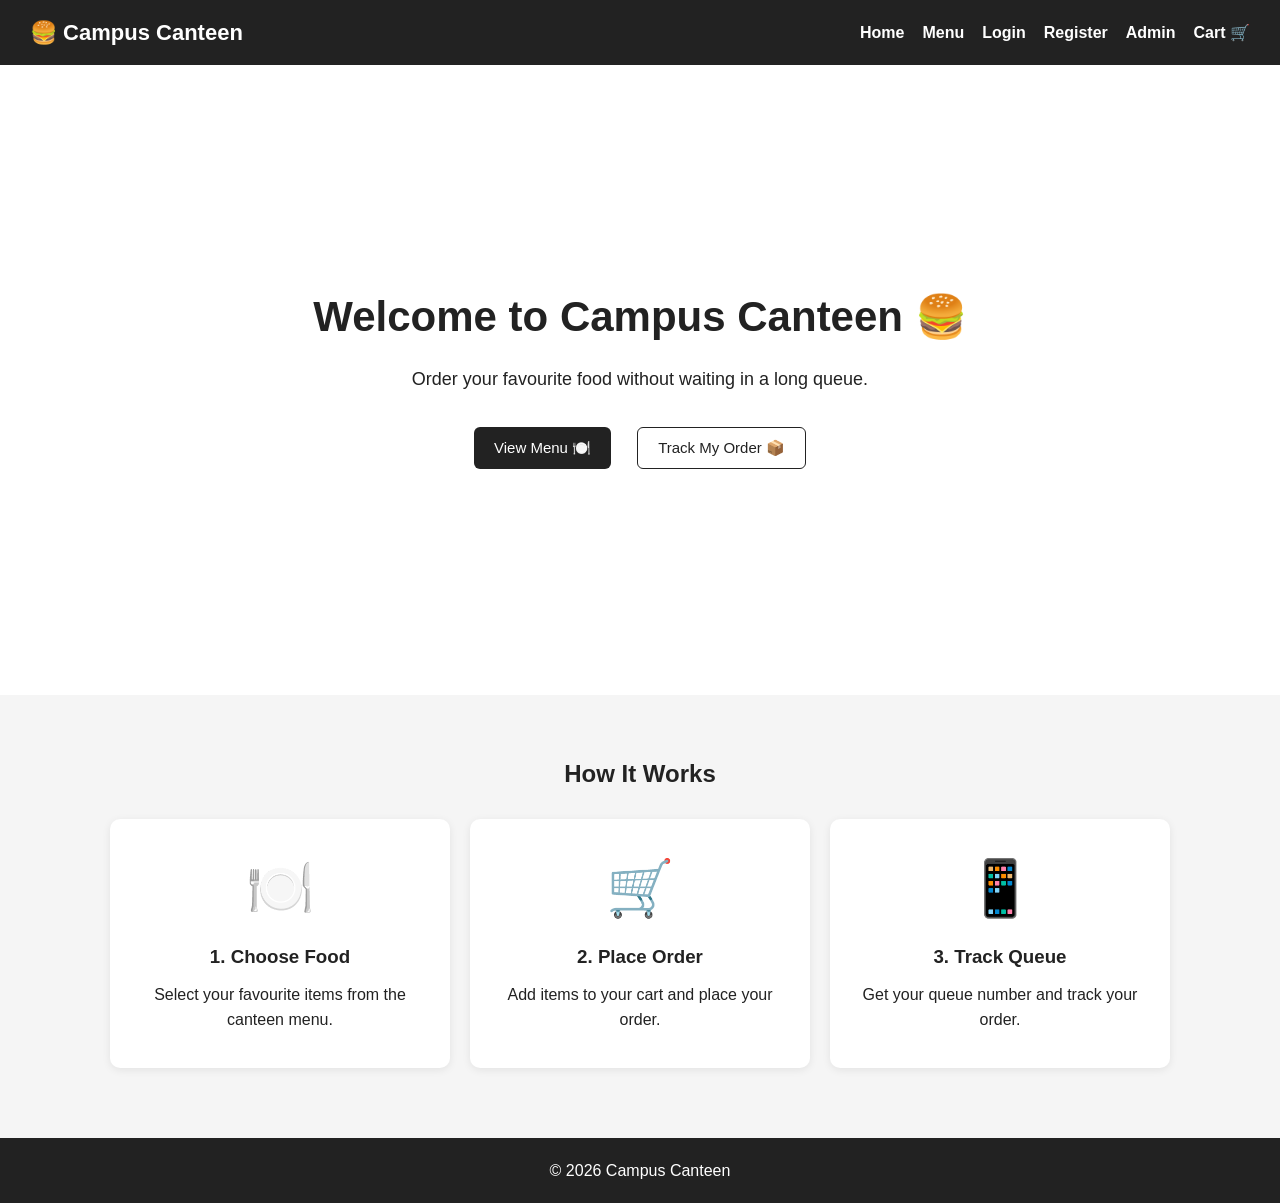
<file: Frontend/index.html>
<!DOCTYPE html>
<html lang="en">

<head>

    <meta charset="UTF-8">

    <meta name="viewport"
          content="width=device-width, initial-scale=1.0">

    <title>Campus Canteen</title>

    <link rel="stylesheet" href="style.css">

</head>


<body>

    <!-- Navigation -->

    <nav class="navbar">

        <div class="logo">
            🍔 Campus Canteen
        </div>


        <div class="nav-links">

            <a href="index.html">
                Home
            </a>

            <a href="menu.html">
                Menu
            </a>

            <a href="login.html">
                Login
            </a>

            <a href="register.html">
                Register
            </a>

            <a href="admin-login.html">
                Admin
            </a>

            <a href="cart.html">
                Cart 🛒
            </a>

        </div>

    </nav>


    <!-- Hero Section -->

    <section class="hero">

        <div class="hero-content">

            <h1>
                Welcome to Campus Canteen 🍔
            </h1>

            <p>
                Order your favourite food
                without waiting in a long queue.
            </p>


            <div class="hero-buttons">

                <button
                    class="primary-btn"
                    onclick="viewMenu()">

                    View Menu 🍽️

                </button>


                <button
                    class="secondary-btn"
                    onclick="trackOrder()">

                    Track My Order 📦

                </button>

            </div>

        </div>

    </section>


    <!-- Features -->

    <section class="menu-page">

        <h2>
            How It Works
        </h2>


        <div class="food-container">


            <div class="food-card">

                <div class="food-image">
                    🍽️
                </div>

                <h3>
                    1. Choose Food
                </h3>

                <p>
                    Select your favourite items
                    from the canteen menu.
                </p>

            </div>


            <div class="food-card">

                <div class="food-image">
                    🛒
                </div>

                <h3>
                    2. Place Order
                </h3>

                <p>
                    Add items to your cart
                    and place your order.
                </p>

            </div>


            <div class="food-card">

                <div class="food-image">
                    📱
                </div>

                <h3>
                    3. Track Queue
                </h3>

                <p>
                    Get your queue number
                    and track your order.
                </p>

            </div>


        </div>

    </section>


    <!-- Footer -->

    <footer>

        <p>
            © 2026 Campus Canteen
        </p>

    </footer>


    <script src="script.js"></script>

</body>

</html>
</file>
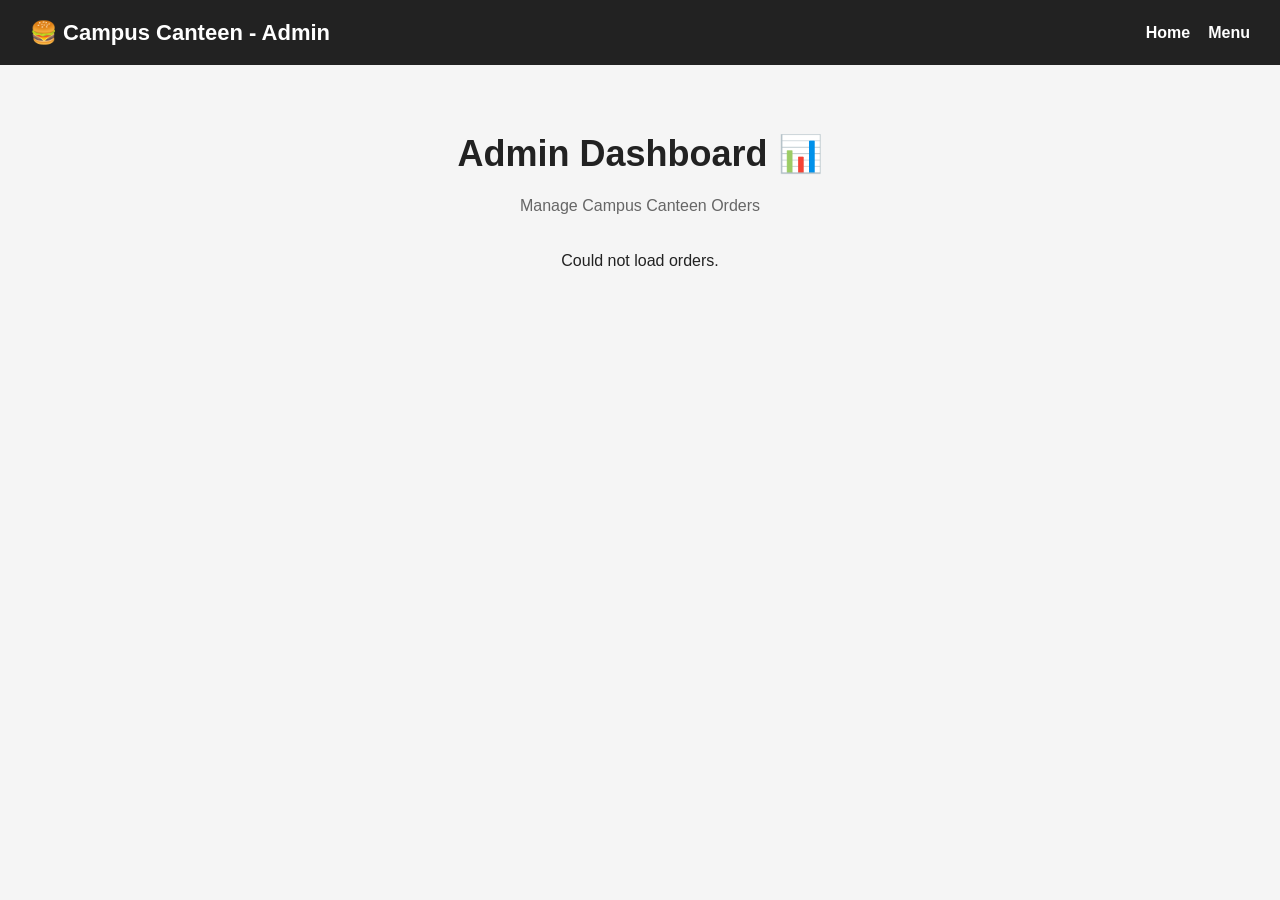
<file: Frontend/admin-dashboard.html>
<!DOCTYPE html>
<html lang="en">

<head>

    <meta charset="UTF-8">

    <meta name="viewport"
          content="width=device-width, initial-scale=1.0">

    <title>Admin Dashboard - Campus Canteen</title>

    <link rel="stylesheet" href="style.css">

</head>


<body>

    <!-- Navigation -->

    <nav class="navbar">

        <div class="logo">
            🍔 Campus Canteen - Admin
        </div>

        <div class="nav-links">

            <a href="index.html">
                Home
            </a>

            <a href="menu.html">
                Menu
            </a>

        </div>

    </nav>


    <!-- Dashboard -->

    <section class="menu-page">

        <h1>Admin Dashboard 📊</h1>

        <p class="menu-subtitle">
            Manage Campus Canteen Orders
        </p>


        <div id="ordersContainer">

            <p>
                Loading orders...
            </p>

        </div>

    </section>


    <script>

        // ================= LOAD ORDERS =================

        async function loadOrders() {

            const container =
                document.getElementById(
                    "ordersContainer"
                );


            try {

                const response =
                    await fetch(
                        "http://localhost:3000/api/orders"
                    );


                if (!response.ok) {

                    throw new Error(
                        "Failed to fetch orders"
                    );

                }


                const orders =
                    await response.json();


                // No orders
                if (orders.length === 0) {

                    container.innerHTML =
                        "<p>No orders found.</p>";

                    return;

                }


                container.innerHTML = "";


                // Display every order
                orders.forEach(
                    function(order) {

                        const orderCard =
                            document.createElement(
                                "div"
                            );


                        orderCard.className =
                            "food-card";


                        orderCard.innerHTML = `

                            <h3>
                                Order #${order.queueNumber}
                            </h3>

                            <p>
                                Order ID:
                                ${order._id}
                            </p>

                            <p>
                                Total:
                                ₹${order.totalAmount}
                            </p>

                            <p>
                                Current Status:
                                <strong>
                                    ${order.status}
                                </strong>
                            </p>


                            <label>
                                Update Status:
                            </label>


                            <select
                                onchange="updateStatus(
                                    '${order._id}',
                                    this.value
                                )">

                                <option value="Waiting"
                                    ${order.status === "Waiting"
                                        ? "selected"
                                        : ""}>
                                    Waiting
                                </option>

                                <option value="Preparing"
                                    ${order.status === "Preparing"
                                        ? "selected"
                                        : ""}>
                                    Preparing
                                </option>

                                <option value="Ready"
                                    ${order.status === "Ready"
                                        ? "selected"
                                        : ""}>
                                    Ready
                                </option>

                                <option value="Completed"
                                    ${order.status === "Completed"
                                        ? "selected"
                                        : ""}>
                                    Completed
                                </option>

                            </select>

                            <hr>

                        `;


                        container.appendChild(
                            orderCard
                        );

                    }
                );


            } catch (error) {

                console.log(error);


                container.innerHTML = `

                    <p>
                        Could not load orders.
                    </p>

                `;

            }

        }


        // ================= UPDATE STATUS =================

        async function updateStatus(
            orderId,
            newStatus
        ) {

            try {

                const response =
                    await fetch(

                        "http://localhost:3000/api/orders/"
                        + orderId
                        + "/status",

                        {

                            method: "PUT",

                            headers: {

                                "Content-Type":
                                    "application/json"

                            },

                            body:
                                JSON.stringify({

                                    status:
                                        newStatus

                                })

                        }

                    );


                if (!response.ok) {

                    throw new Error(
                        "Failed to update status"
                    );

                }


                const order =
                    await response.json();


                alert(
                    "Order #" +
                    order.queueNumber +
                    " updated to " +
                    order.status
                );


                // Reload orders
                loadOrders();


            } catch (error) {

                console.log(error);

                alert(
                    "Could not update order status."
                );

            }

        }


        // Load orders when page opens
        loadOrders();

    </script>

</body>

</html>
</file>
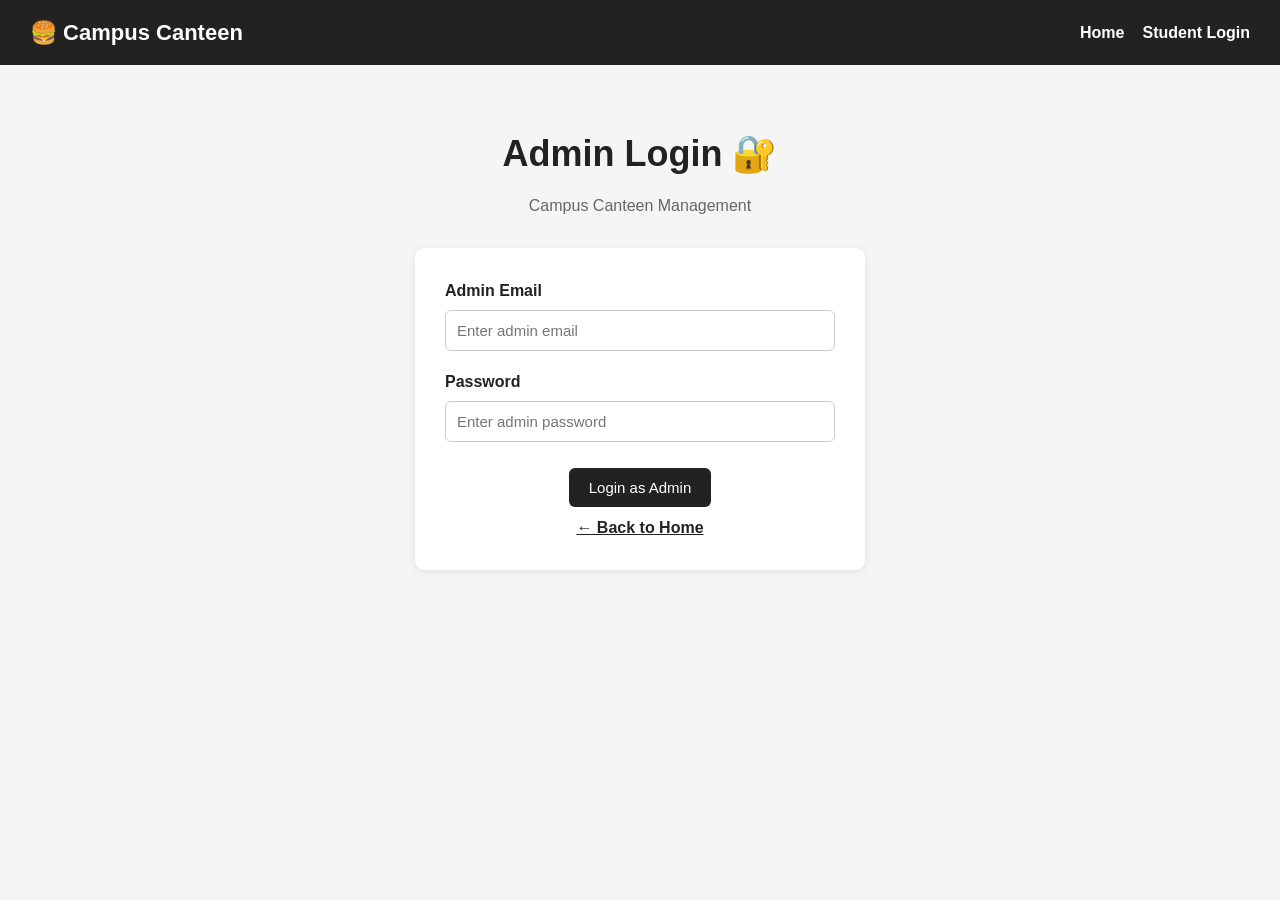
<file: Frontend/admin-login.html>
<!DOCTYPE html>
<html lang="en">

<head>

    <meta charset="UTF-8">

    <meta name="viewport"
          content="width=device-width, initial-scale=1.0">

    <title>Admin Login - Campus Canteen</title>

    <link rel="stylesheet" href="style.css">

</head>


<body>

    <!-- Navigation -->

    <nav class="navbar">

        <div class="logo">
            🍔 Campus Canteen
        </div>

        <div class="nav-links">

            <a href="index.html">
                Home
            </a>

            <a href="login.html">
                Student Login
            </a>

        </div>

    </nav>


    <!-- Admin Login -->

    <section class="menu-page">

        <h1>Admin Login 🔐</h1>

        <p class="menu-subtitle">
            Campus Canteen Management
        </p>


        <div class="auth-container">

            <form id="adminLoginForm">


                <div class="form-group">

                    <label for="adminEmail">
                        Admin Email
                    </label>

                    <input
                        type="email"
                        id="adminEmail"
                        placeholder="Enter admin email"
                        required>

                </div>


                <div class="form-group">

                    <label for="adminPassword">
                        Password
                    </label>

                    <input
                        type="password"
                        id="adminPassword"
                        placeholder="Enter admin password"
                        required>

                </div>


                <button
                    type="submit"
                    class="primary-btn">

                    Login as Admin

                </button>

            </form>


            <p>

                <a href="index.html">
                    ← Back to Home
                </a>

            </p>

        </div>

    </section>


    <script>

        document
            .getElementById("adminLoginForm")
            .addEventListener(
                "submit",
                function(event) {

                    event.preventDefault();


                    alert(
                        "Admin authentication will be connected later."
                    );

                }
            );

    </script>

</body>

</html>
</file>
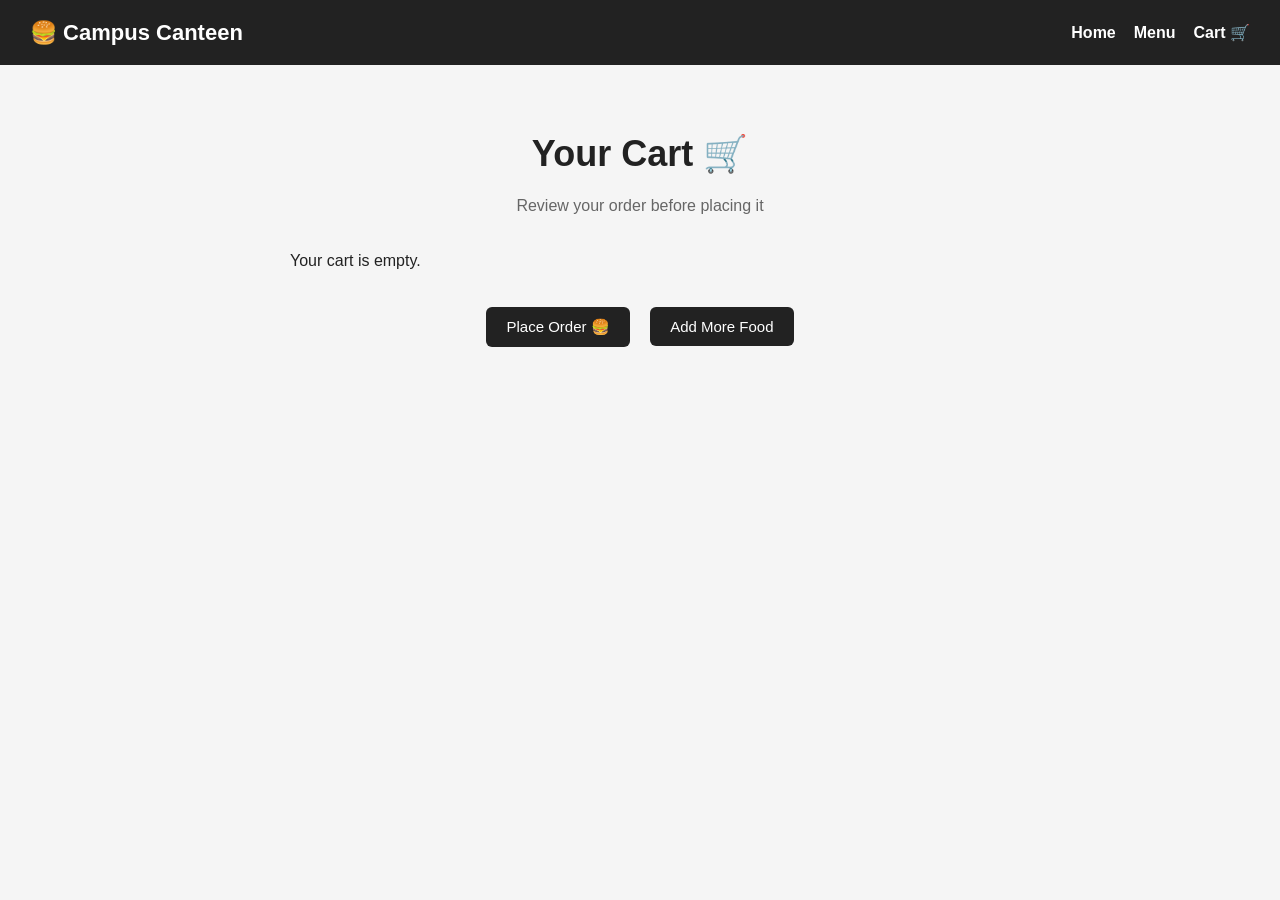
<file: Frontend/cart.html>
<!DOCTYPE html>
<html lang="en">

<head>

    <meta charset="UTF-8">

    <meta name="viewport"
          content="width=device-width, initial-scale=1.0">

    <title>Cart - Campus Canteen</title>

    <link rel="stylesheet" href="style.css">

</head>


<body>

    <!-- Navigation -->

    <nav class="navbar">

        <div class="logo">
            🍔 Campus Canteen
        </div>

        <div class="nav-links">

            <a href="index.html">
                Home
            </a>

            <a href="menu.html">
                Menu
            </a>

            <a href="cart.html">
                Cart 🛒
            </a>

        </div>

    </nav>


    <!-- Cart -->

    <section class="menu-page">

        <h1>Your Cart 🛒</h1>

        <p class="menu-subtitle">
            Review your order before placing it
        </p>


        <!-- Cart Items -->

        <div id="cartItems">

            <p>
                Loading cart...
            </p>

        </div>


        <!-- Total -->

        <h2 id="total"></h2>


        <!-- Buttons -->

        <div class="cart-button">

            <button
                class="primary-btn"
                onclick="placeOrder()">

                Place Order 🍔

            </button>


            <button
                class="primary-btn"
                onclick="window.location.href='menu.html'">

                Add More Food

            </button>

        </div>

    </section>


    <!-- JavaScript -->

    <script src="script.js"></script>

</body>

</html>
</file>
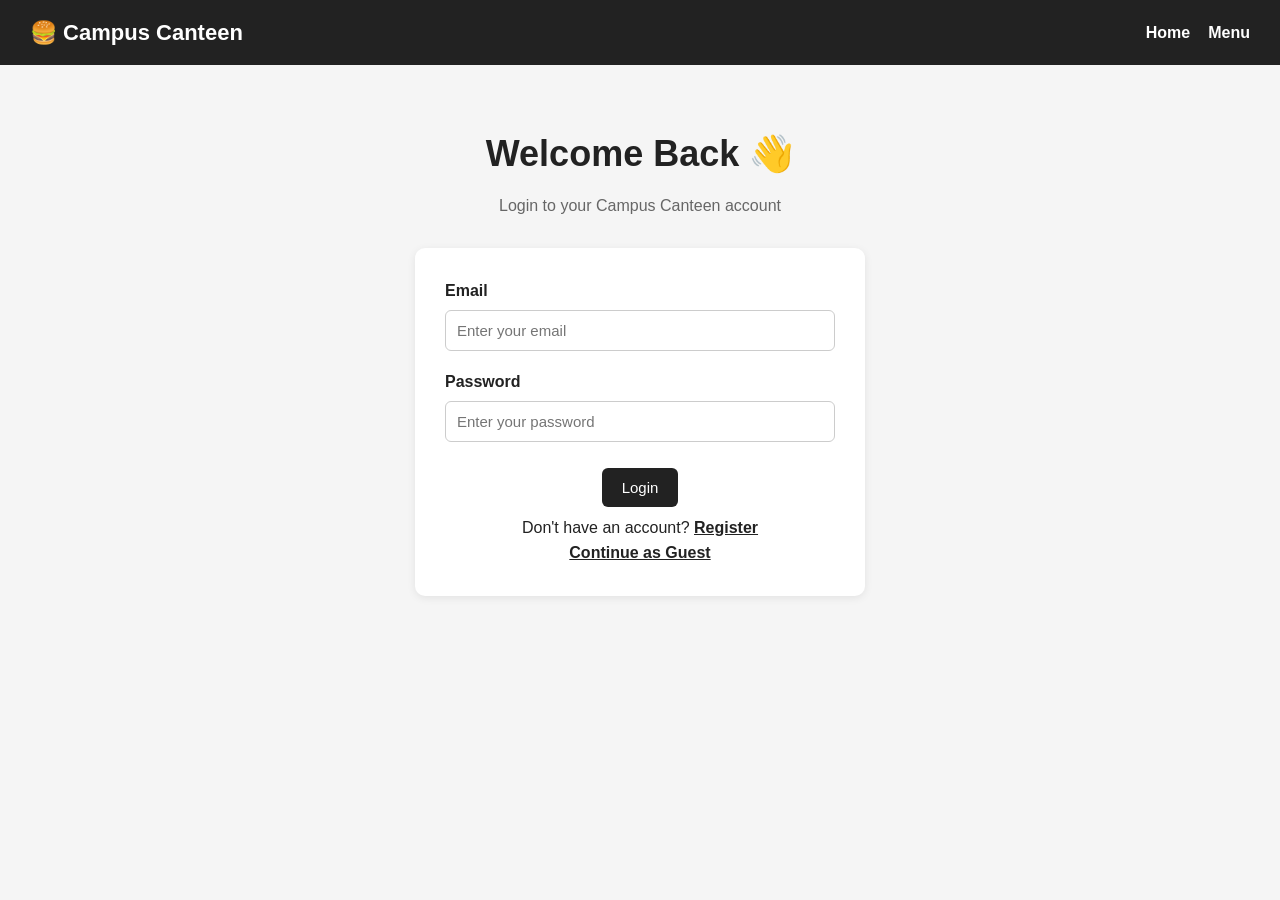
<file: Frontend/login.html>
<!DOCTYPE html>
<html lang="en">

<head>

    <meta charset="UTF-8">

    <meta name="viewport"
          content="width=device-width, initial-scale=1.0">

    <title>Login - Campus Canteen</title>

    <link rel="stylesheet" href="style.css">

</head>


<body>

    <!-- Navigation -->

    <nav class="navbar">

        <div class="logo">
            🍔 Campus Canteen
        </div>

        <div class="nav-links">

            <a href="index.html">
                Home
            </a>

            <a href="menu.html">
                Menu
            </a>

        </div>

    </nav>


    <!-- Login -->

    <section class="menu-page">

        <h1>Welcome Back 👋</h1>

        <p class="menu-subtitle">
            Login to your Campus Canteen account
        </p>


        <div class="auth-container">

            <form id="loginForm">

                <div class="form-group">

                    <label for="email">
                        Email
                    </label>

                    <input
                        type="email"
                        id="email"
                        placeholder="Enter your email"
                        required>

                </div>


                <div class="form-group">

                    <label for="password">
                        Password
                    </label>

                    <input
                        type="password"
                        id="password"
                        placeholder="Enter your password"
                        required>

                </div>


                <button
                    type="submit"
                    class="primary-btn">

                    Login

                </button>

            </form>


            <p>
                Don't have an account?
                <a href="register.html">
                    Register
                </a>
            </p>


            <p>
                <a href="index.html">
                    Continue as Guest
                </a>
            </p>

        </div>

    </section>


    <script>

        document
            .getElementById("loginForm")
            .addEventListener(
                "submit",
                function(event) {

                    event.preventDefault();

                    alert(
                        "Login authentication will be connected later."
                    );

                }
            );

    </script>

</body>

</html>
</file>
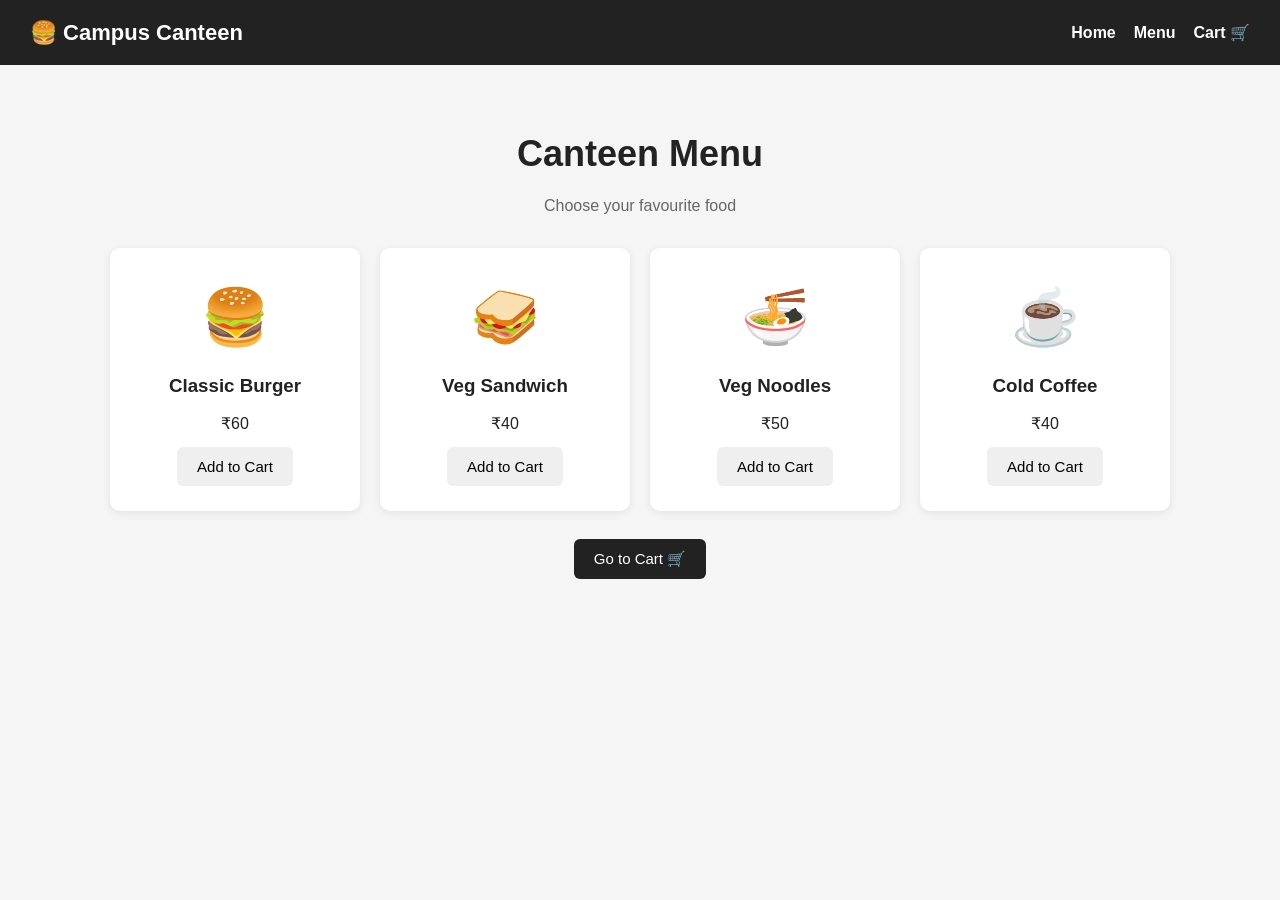
<file: Frontend/menu.html>
<!DOCTYPE html>
<html lang="en">

<head>

    <meta charset="UTF-8">

    <meta name="viewport"
          content="width=device-width, initial-scale=1.0">

    <title>Menu - Campus Canteen</title>

    <link rel="stylesheet" href="style.css">

</head>


<body>

    <!-- Navigation -->

    <nav class="navbar">

        <div class="logo">
            🍔 Campus Canteen
        </div>

        <div class="nav-links">

            <a href="index.html">
                Home
            </a>

            <a href="menu.html">
                Menu
            </a>

            <a href="cart.html">
                Cart 🛒
            </a>

        </div>

    </nav>


    <!-- Menu Section -->

    <section class="menu-page">

        <h1>
            Canteen Menu
        </h1>

        <p class="menu-subtitle">
            Choose your favourite food
        </p>


        <div class="food-container">


            <!-- Burger -->

            <div class="food-card">

                <div class="food-image">
                    🍔
                </div>

                <h3>
                    Classic Burger
                </h3>

                <p>
                    ₹60
                </p>

                <button
                    onclick="addToCart('Classic Burger', 60)">

                    Add to Cart

                </button>

            </div>


            <!-- Sandwich -->

            <div class="food-card">

                <div class="food-image">
                    🥪
                </div>

                <h3>
                    Veg Sandwich
                </h3>

                <p>
                    ₹40
                </p>

                <button
                    onclick="addToCart('Veg Sandwich', 40)">

                    Add to Cart

                </button>

            </div>


            <!-- Noodles -->

            <div class="food-card">

                <div class="food-image">
                    🍜
                </div>

                <h3>
                    Veg Noodles
                </h3>

                <p>
                    ₹50
                </p>

                <button
                    onclick="addToCart('Veg Noodles', 50)">

                    Add to Cart

                </button>

            </div>


            <!-- Cold Coffee -->

            <div class="food-card">

                <div class="food-image">
                    ☕
                </div>

                <h3>
                    Cold Coffee
                </h3>

                <p>
                    ₹40
                </p>

                <button
                    onclick="addToCart('Cold Coffee', 40)">

                    Add to Cart

                </button>

            </div>


        </div>


        <!-- Cart Button -->

        <div class="cart-button">

            <button
                class="primary-btn"
                onclick="goToCart()">

                Go to Cart 🛒

            </button>

        </div>

    </section>


    <script src="script.js"></script>

</body>

</html>
</file>
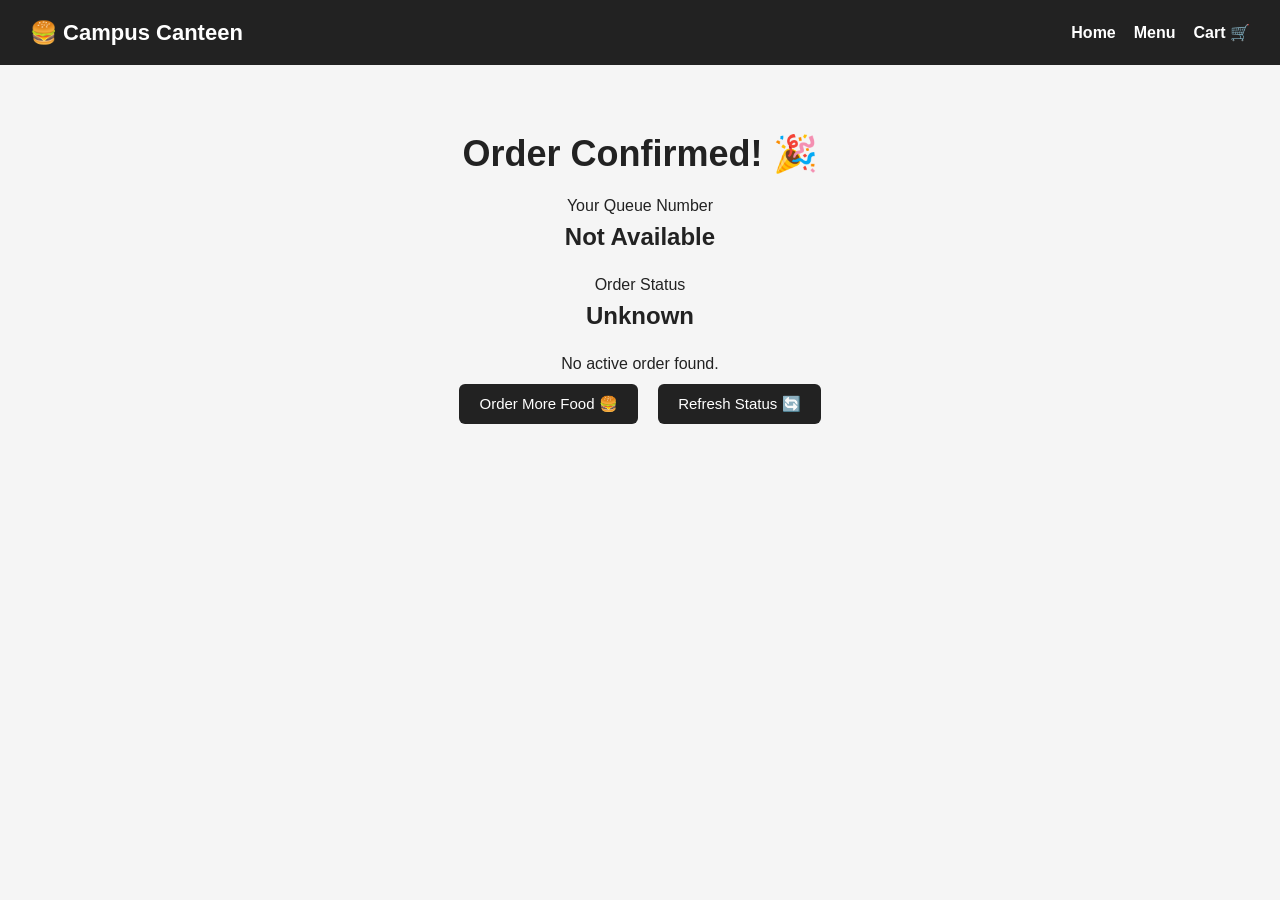
<file: Frontend/order.html>
<!DOCTYPE html>
<html lang="en">

<head>

    <meta charset="UTF-8">

    <meta name="viewport"
          content="width=device-width, initial-scale=1.0">

    <title>Order Tracking - Campus Canteen</title>

    <link rel="stylesheet" href="style.css">

</head>


<body>

    <!-- Navigation -->

    <nav class="navbar">

        <div class="logo">
            🍔 Campus Canteen
        </div>

        <div class="nav-links">

            <a href="index.html">
                Home
            </a>

            <a href="menu.html">
                Menu
            </a>

            <a href="cart.html">
                Cart 🛒
            </a>

        </div>

    </nav>


    <!-- Order Tracking -->

    <section class="menu-page">

        <h1>Order Confirmed! 🎉</h1>


        <p>
            Your Queue Number
        </p>


        <h2 id="queueNumber">
            Loading...
        </h2>


        <p>
            Order Status
        </p>


        <h2 id="orderStatus">
            Loading...
        </h2>


        <p id="orderMessage">
            Fetching your order details...
        </p>


        <button
            class="primary-btn"
            onclick="window.location.href='menu.html'">

            Order More Food 🍔

        </button>


        <button
            class="primary-btn"
            onclick="loadOrder()">

            Refresh Status 🔄

        </button>


    </section>


    <script>

        // ================= GET ORDER ID =================

        const orderId =
            localStorage.getItem("orderId");


        // ================= LOAD ORDER =================

        async function loadOrder() {

            const queueElement =
                document.getElementById(
                    "queueNumber"
                );


            const statusElement =
                document.getElementById(
                    "orderStatus"
                );


            const messageElement =
                document.getElementById(
                    "orderMessage"
                );


            // Check order ID
            if (!orderId) {

                queueElement.innerText =
                    "Not Available";

                statusElement.innerText =
                    "Unknown";

                messageElement.innerText =
                    "No active order found.";

                return;

            }


            try {

                const response =
                    await fetch(
                        "http://campus-canteen-alb-271072627.ap-south-1.elb.amazonaws.com/api/orders/"
                        + orderId
                    );


                if (!response.ok) {

                    throw new Error(
                        "Order not found"
                    );

                }


                const order =
                    await response.json();


                // Display queue number
                queueElement.innerText =
                    "#" + order.queueNumber;


                // Display status
                statusElement.innerText =
                    order.status;


                // Display message
                messageElement.innerText =
                    "Please wait while your order is being prepared.";


            } catch (error) {

                console.log(error);


                queueElement.innerText =
                    "Error";

                statusElement.innerText =
                    "Unavailable";

                messageElement.innerText =
                    "Could not load order details.";

            }

        }


        // Load order when page opens
        loadOrder();

    </script>

</body>

</html>
</file>
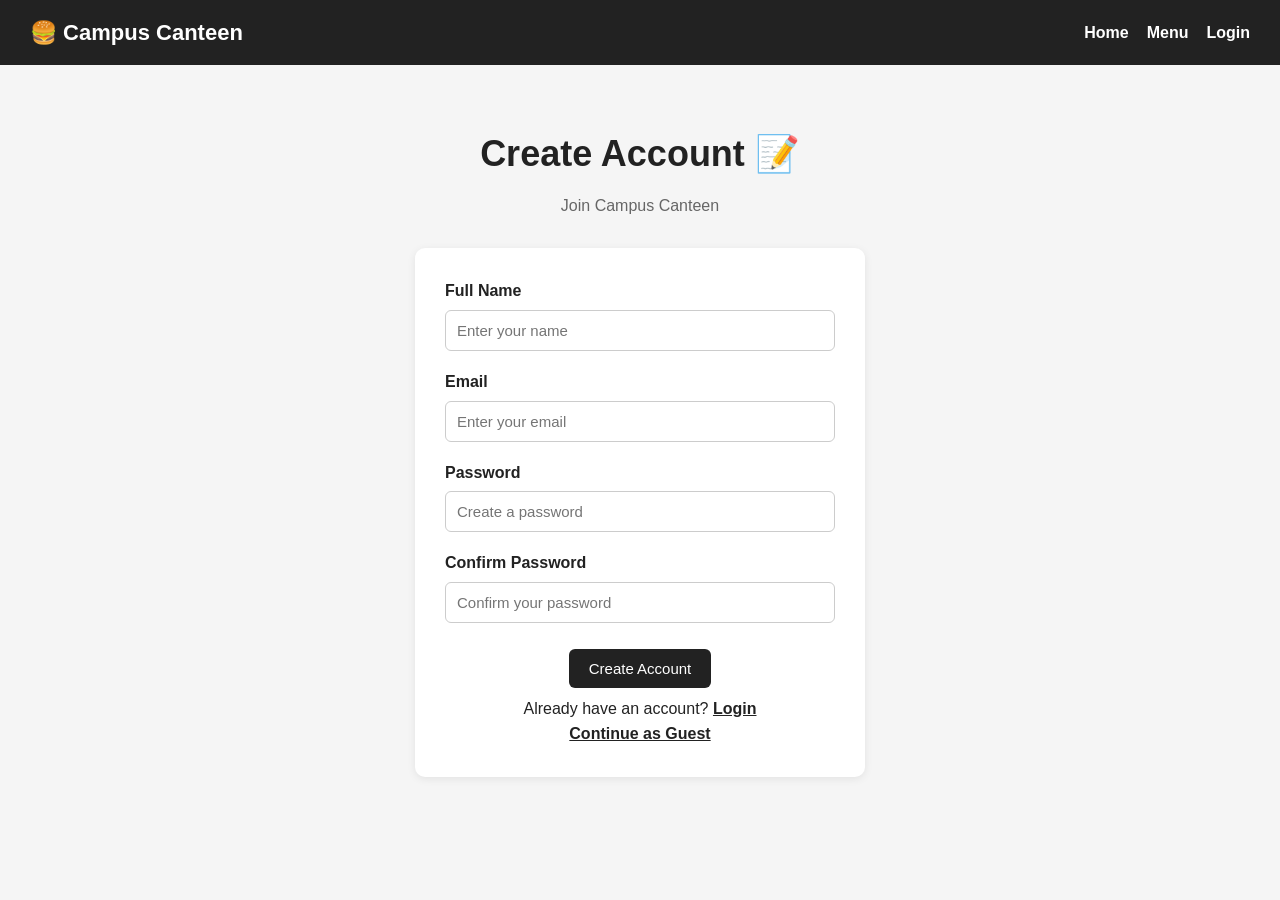
<file: Frontend/register.html>
<!DOCTYPE html>
<html lang="en">

<head>

    <meta charset="UTF-8">

    <meta name="viewport"
          content="width=device-width, initial-scale=1.0">

    <title>Register - Campus Canteen</title>

    <link rel="stylesheet" href="style.css">

</head>


<body>

    <!-- Navigation -->

    <nav class="navbar">

        <div class="logo">
            🍔 Campus Canteen
        </div>

        <div class="nav-links">

            <a href="index.html">
                Home
            </a>

            <a href="menu.html">
                Menu
            </a>

            <a href="login.html">
                Login
            </a>

        </div>

    </nav>


    <!-- Register -->

    <section class="menu-page">

        <h1>Create Account 📝</h1>

        <p class="menu-subtitle">
            Join Campus Canteen
        </p>


        <div class="auth-container">

            <form id="registerForm">


                <div class="form-group">

                    <label for="name">
                        Full Name
                    </label>

                    <input
                        type="text"
                        id="name"
                        placeholder="Enter your name"
                        required>

                </div>


                <div class="form-group">

                    <label for="email">
                        Email
                    </label>

                    <input
                        type="email"
                        id="email"
                        placeholder="Enter your email"
                        required>

                </div>


                <div class="form-group">

                    <label for="password">
                        Password
                    </label>

                    <input
                        type="password"
                        id="password"
                        placeholder="Create a password"
                        minlength="6"
                        required>

                </div>


                <div class="form-group">

                    <label for="confirmPassword">
                        Confirm Password
                    </label>

                    <input
                        type="password"
                        id="confirmPassword"
                        placeholder="Confirm your password"
                        minlength="6"
                        required>

                </div>


                <button
                    type="submit"
                    class="primary-btn">

                    Create Account

                </button>

            </form>


            <p>

                Already have an account?

                <a href="login.html">
                    Login
                </a>

            </p>


            <p>

                <a href="index.html">
                    Continue as Guest
                </a>

            </p>

        </div>

    </section>


    <script>

        document
            .getElementById("registerForm")
            .addEventListener(
                "submit",
                function(event) {

                    event.preventDefault();


                    const password =
                        document.getElementById(
                            "password"
                        ).value;


                    const confirmPassword =
                        document.getElementById(
                            "confirmPassword"
                        ).value;


                    if (
                        password !==
                        confirmPassword
                    ) {

                        alert(
                            "Passwords do not match."
                        );

                        return;

                    }


                    alert(
                        "Registration authentication will be connected later."
                    );

                }
            );

    </script>

</body>

</html>
</file>
<file: Frontend/style.css>
/* ================= GLOBAL ================= */

* {
    box-sizing: border-box;
    margin: 0;
    padding: 0;
}


body {
    font-family: Arial, sans-serif;
    background: #f5f5f5;
    color: #222;
    line-height: 1.6;
}


/* ================= NAVBAR ================= */

.navbar {
    background: #222;
    color: white;
    padding: 15px 30px;

    display: flex;
    justify-content: space-between;
    align-items: center;

    flex-wrap: wrap;
}


.logo {
    font-size: 22px;
    font-weight: bold;
}


.nav-links {
    display: flex;
    gap: 18px;
    flex-wrap: wrap;
}


.nav-links a {
    color: white;
    text-decoration: none;
    font-weight: bold;
}


.nav-links a:hover {
    text-decoration: underline;
}


/* ================= HERO ================= */

.hero {
    min-height: 70vh;

    display: flex;
    justify-content: center;
    align-items: center;

    text-align: center;

    padding: 40px 20px;

    background: #fff;
}


.hero-content {
    max-width: 700px;
}


.hero h1 {
    font-size: 42px;
    margin-bottom: 15px;
}


.hero p {
    font-size: 18px;
    margin-bottom: 25px;
}


/* ================= BUTTONS ================= */

button {
    border: none;
    cursor: pointer;

    padding: 11px 20px;

    border-radius: 6px;

    font-size: 15px;
}


.primary-btn {
    background: #222;
    color: white;

    margin: 8px;
}


.primary-btn:hover {
    background: #444;
}


.secondary-btn {
    background: white;
    color: #222;

    border: 1px solid #222;

    margin: 8px;
}


.secondary-btn:hover {
    background: #eee;
}


/* ================= HERO BUTTONS ================= */

.hero-buttons {
    display: flex;
    justify-content: center;
    gap: 10px;

    flex-wrap: wrap;
}


/* ================= MENU PAGE ================= */

.menu-page {
    max-width: 1100px;

    margin: 40px auto;

    padding: 20px;

    text-align: center;
}


.menu-page h1 {
    font-size: 36px;
    margin-bottom: 10px;
}


.menu-page h2 {
    margin-bottom: 15px;
}


.menu-subtitle {
    color: #666;
    margin-bottom: 30px;
}


/* ================= FOOD CONTAINER ================= */

.food-container {
    display: grid;

    grid-template-columns:
        repeat(auto-fit, minmax(220px, 1fr));

    gap: 20px;

    margin-top: 25px;
}


/* ================= FOOD CARD ================= */

.food-card {
    background: white;

    padding: 25px;

    border-radius: 10px;

    box-shadow:
        0 2px 8px rgba(0, 0, 0, 0.08);

    text-align: center;
}


.food-card h3 {
    margin: 10px 0;
}


.food-card p {
    margin-bottom: 10px;
}


.food-image {
    font-size: 55px;

    margin-bottom: 10px;
}


/* ================= CART ================= */

#cartItems {
    max-width: 700px;

    margin: 20px auto;

    text-align: left;
}


#cartItems > div {
    background: white;

    padding: 20px;

    margin-bottom: 15px;

    border-radius: 8px;

    box-shadow:
        0 2px 6px rgba(0, 0, 0, 0.08);
}


#total {
    margin: 25px 0;
}


.cart-button {
    margin-top: 20px;
}


/* ================= FORMS ================= */

.auth-container {
    max-width: 450px;

    margin: 30px auto;

    background: white;

    padding: 30px;

    border-radius: 10px;

    box-shadow:
        0 2px 8px rgba(0, 0, 0, 0.08);
}


.form-group {
    text-align: left;

    margin-bottom: 18px;
}


.form-group label {
    display: block;

    margin-bottom: 6px;

    font-weight: bold;
}


.form-group input {
    width: 100%;

    padding: 11px;

    border: 1px solid #ccc;

    border-radius: 6px;

    font-size: 15px;
}


.form-group input:focus {
    outline: none;

    border-color: #222;
}


/* ================= SELECT ================= */

select {
    padding: 9px;

    margin: 10px;

    border-radius: 5px;

    border: 1px solid #ccc;

    font-size: 14px;
}


/* ================= LINKS ================= */

a {
    color: #222;
}


.auth-container a {
    font-weight: bold;
}


/* ================= FOOTER ================= */

footer {
    background: #222;

    color: white;

    text-align: center;

    padding: 20px;

    margin-top: 50px;
}


/* ================= MOBILE ================= */

@media (max-width: 700px) {

    .navbar {
        flex-direction: column;

        gap: 15px;

        text-align: center;
    }


    .nav-links {
        justify-content: center;
    }


    .hero h1 {
        font-size: 32px;
    }


    .hero p {
        font-size: 16px;
    }


    .menu-page h1 {
        font-size: 30px;
    }

}
</file>
